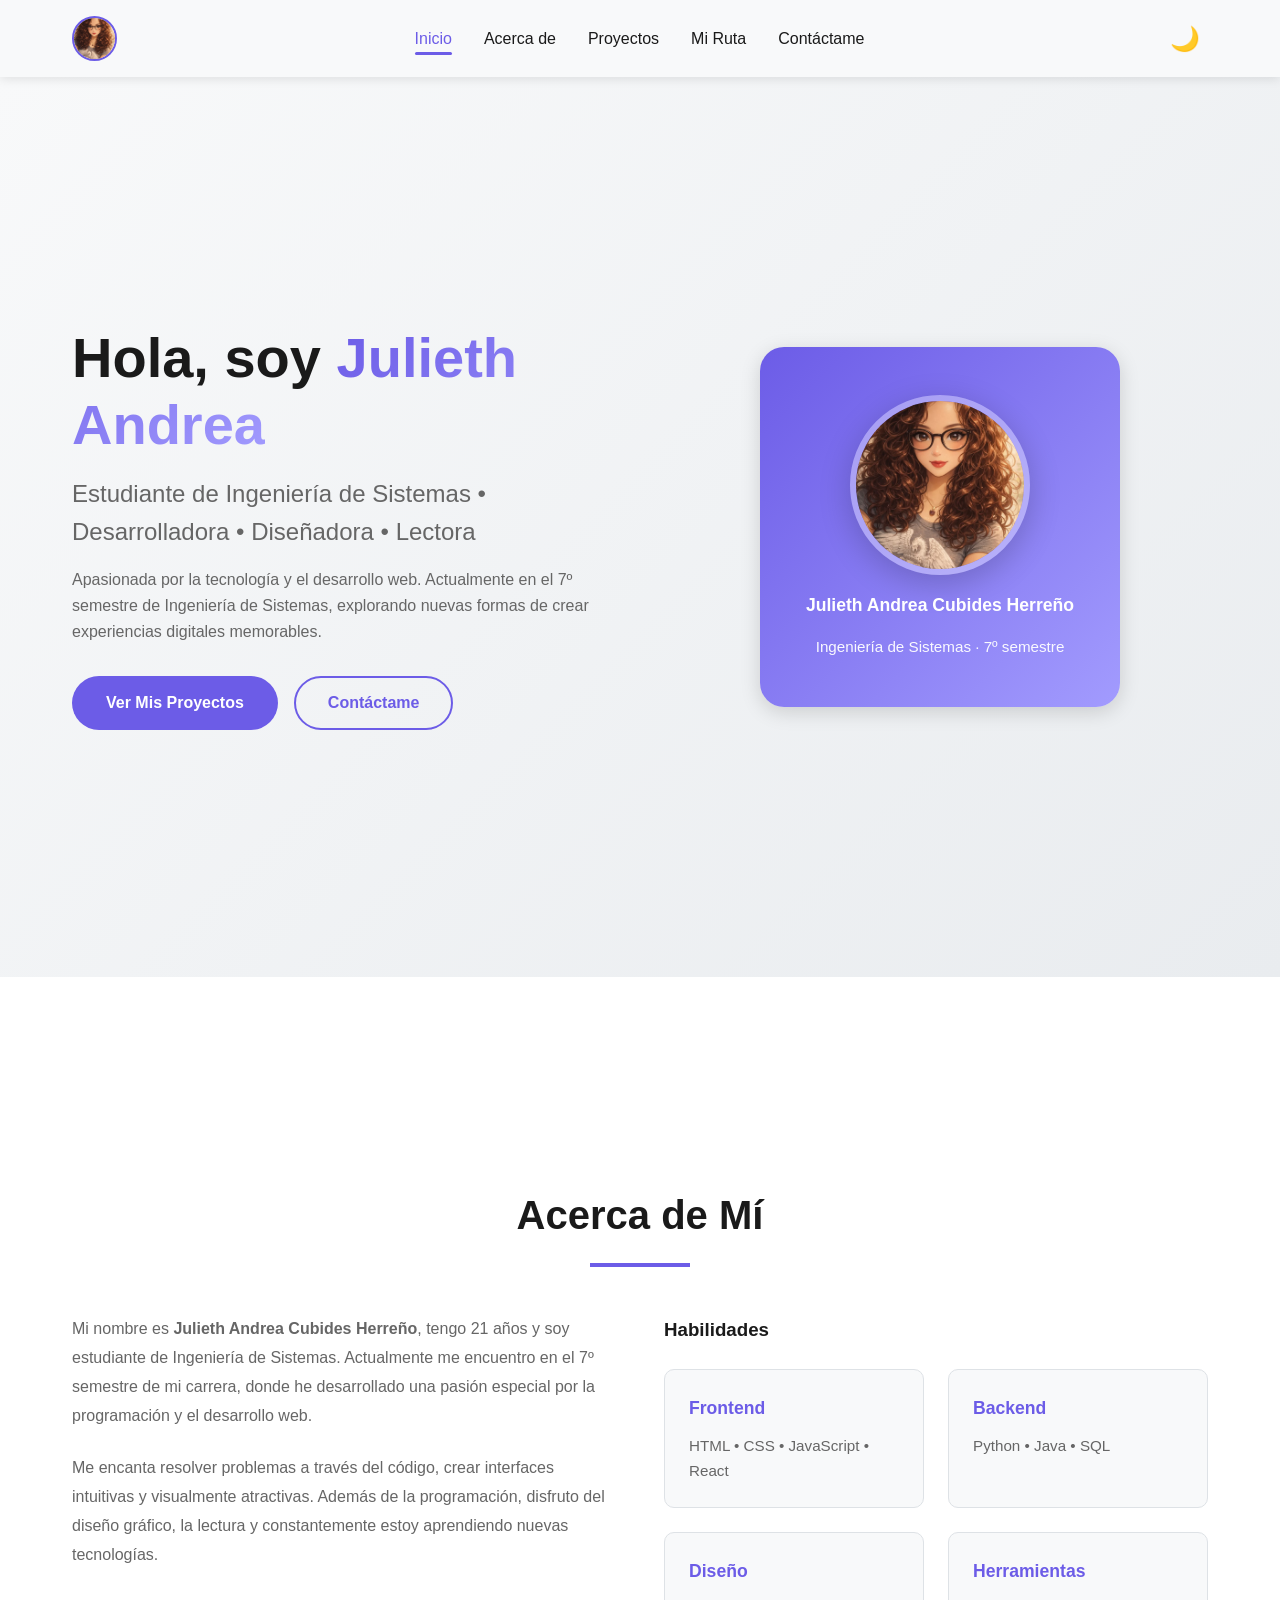
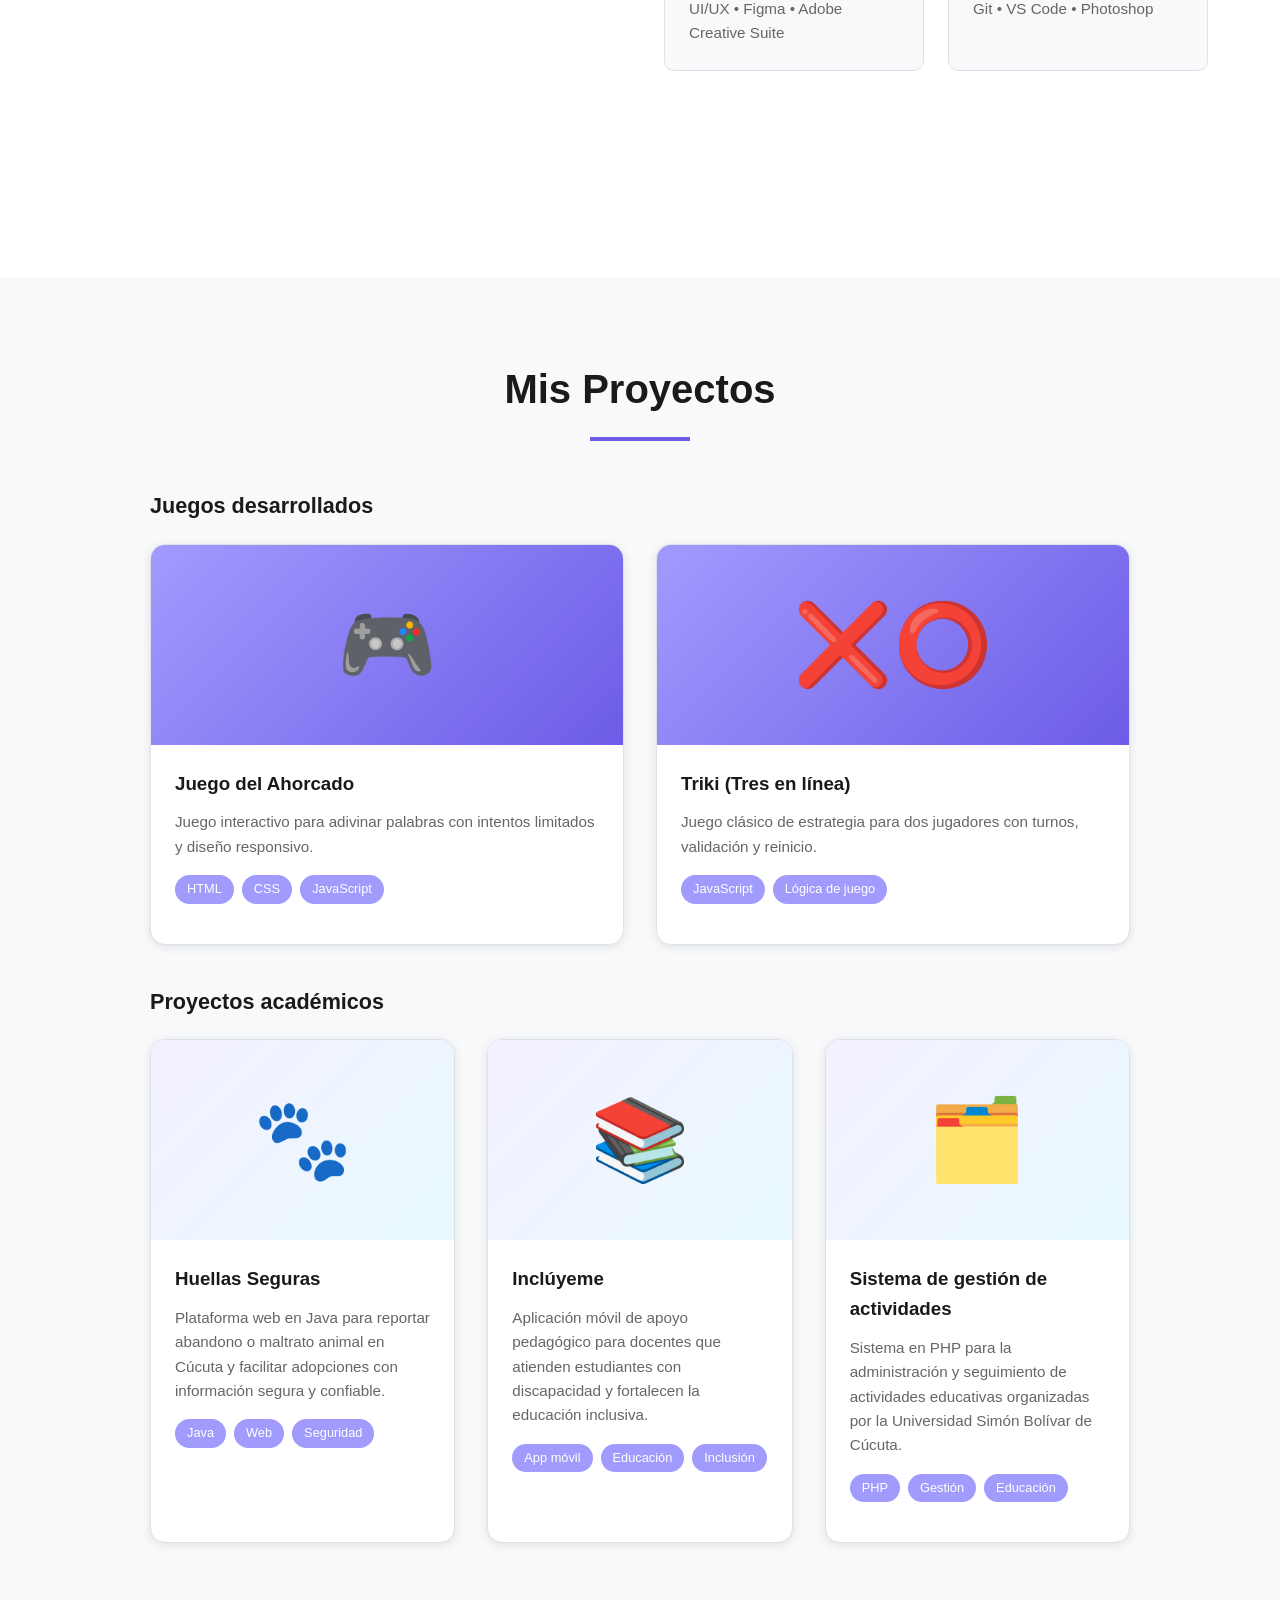
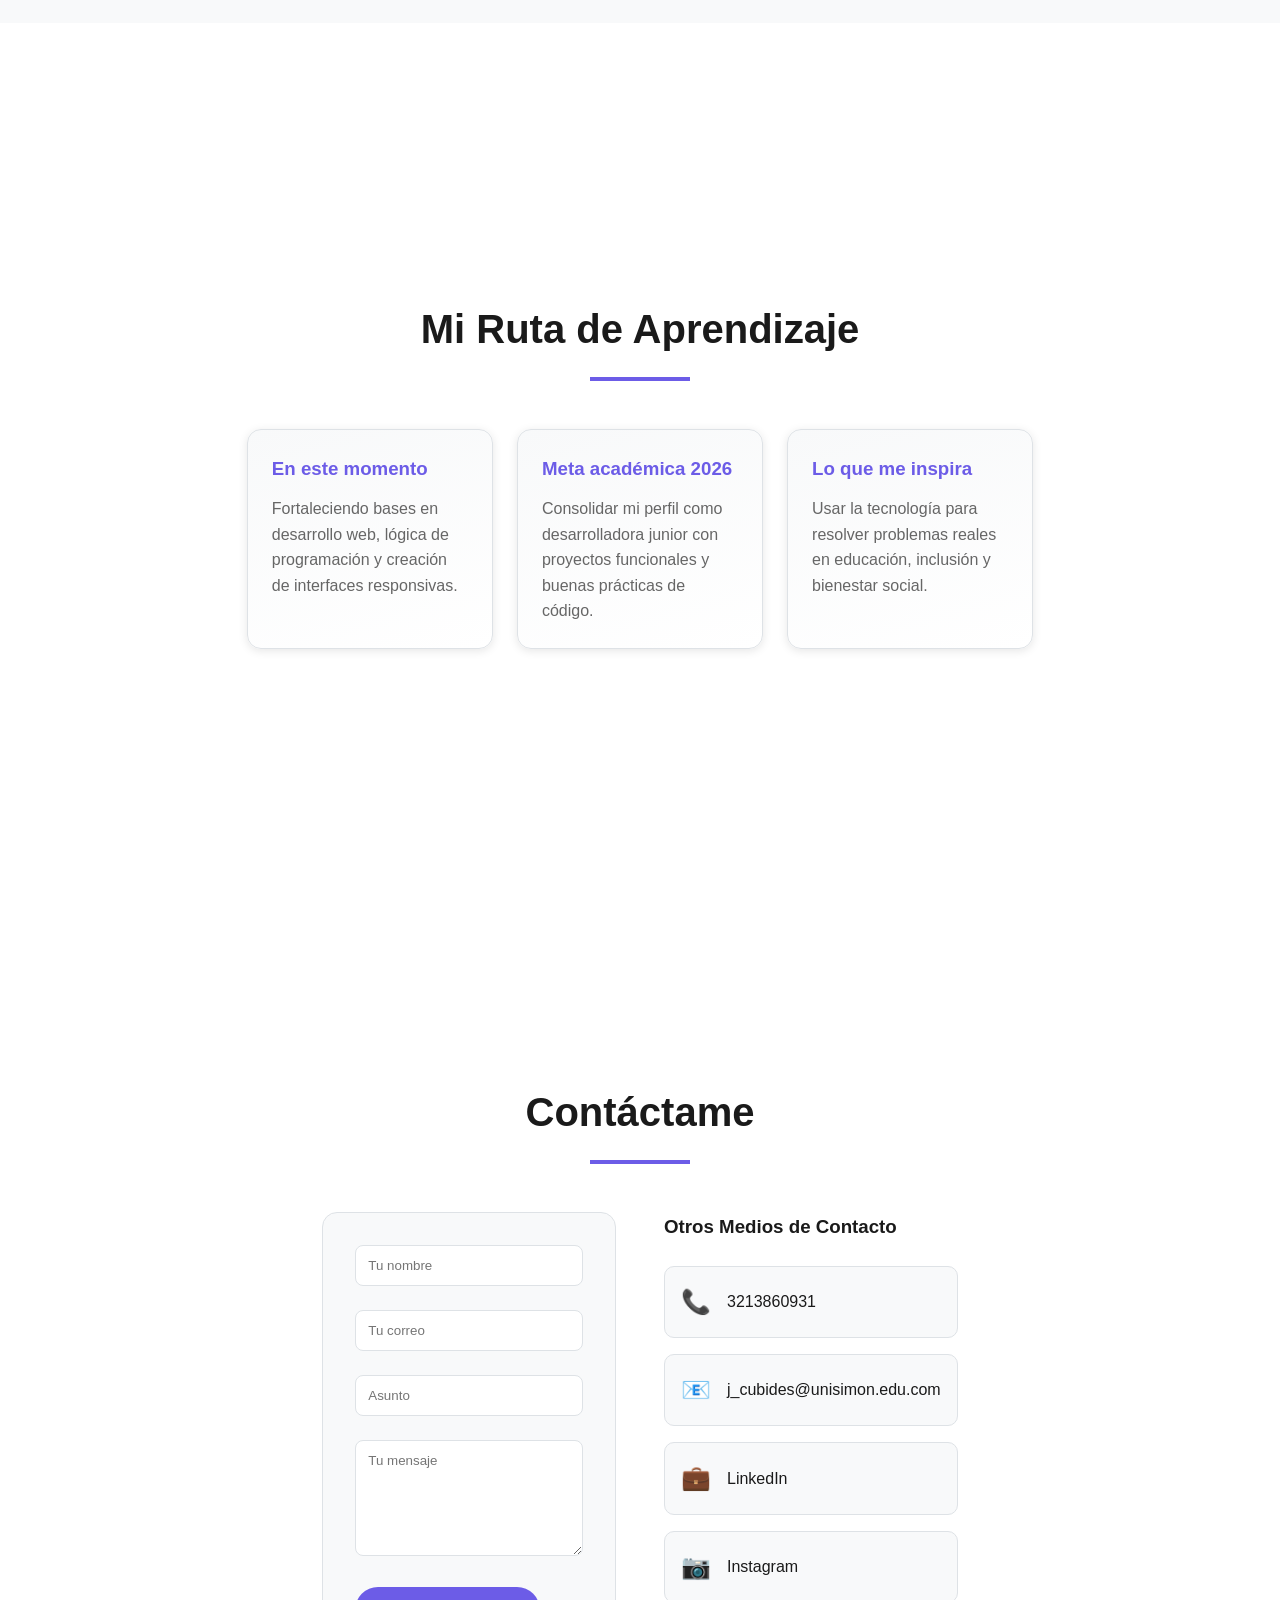
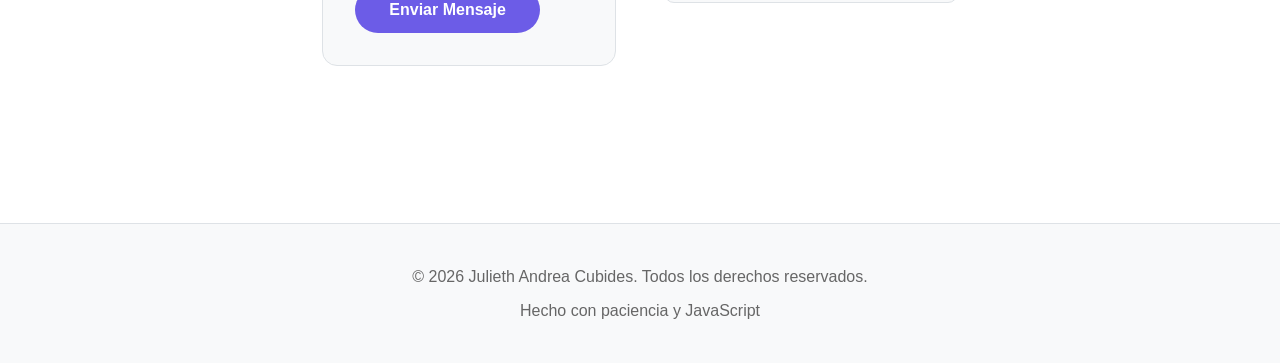
<file: index.html>
<!DOCTYPE html>
<html lang="es">
<head>
    <meta charset="UTF-8">
    <meta name="viewport" content="width=device-width, initial-scale=1.0">
    <title>Julieth Andrea Cubides - Ingeniería de Sistemas</title>
    <link rel="stylesheet" href="css/styles.css">
</head>
<body>
    <!-- Navbar -->
    <nav class="navbar">
        <div class="nav-container">
            <img src="assets/profile.jpeg" alt="Julieth" class="nav-brand-logo">
            <ul class="nav-menu">
                <li><a href="#home" class="nav-link active" data-section="home">Inicio</a></li>
                <li><a href="#about" class="nav-link" data-section="about">Acerca de</a></li>
                <li><a href="#projects" class="nav-link" data-section="projects">Proyectos</a></li>
                <li><a href="#journey" class="nav-link" data-section="journey">Mi Ruta</a></li>
                <li><a href="#contact" class="nav-link" data-section="contact">Contáctame</a></li>
            </ul>
            <button class="theme-toggle" id="themeToggle" title="Cambiar tema">
                <span class="theme-icon">🌙</span>
            </button>
            <button class="hamburger" id="hamburger">
                <span></span>
                <span></span>
                <span></span>
            </button>
        </div>
    </nav>

    <!-- Home Section -->
    <section id="home" class="section hero">
        <div class="container">
            <div class="hero-content">
                <div class="hero-text">
                    <h1 class="hero-title">Hola, soy <span class="highlight">Julieth Andrea</span></h1>
                    <p class="hero-subtitle">Estudiante de Ingeniería de Sistemas • Desarrolladora • Diseñadora • Lectora</p>
                    <p class="hero-description">
                        Apasionada por la tecnología y el desarrollo web. Actualmente en el 7º semestre de Ingeniería de Sistemas, 
                        explorando nuevas formas de crear experiencias digitales memorables.
                    </p>
                    <div class="hero-buttons">
                        <a href="#projects" class="btn btn-primary">Ver Mis Proyectos</a>
                        <a href="#contact" class="btn btn-secondary">Contáctame</a>
                    </div>
                </div>
                <div class="hero-image">
                    <div class="profile-card">
                        <img src="assets/profile.jpeg" alt="Julieth Andrea Cubides" class="profile-photo">
                        <p class="profile-name">Julieth Andrea Cubides Herreño</p>
                        <p class="profile-role">Ingeniería de Sistemas · 7º semestre</p>
                    </div>
                </div>
            </div>
        </div>
    </section>

    <!-- About Section -->
    <section id="about" class="section about">
        <div class="container">
            <h2 class="section-title">Acerca de Mí</h2>
            <div class="about-content">
                <div class="about-text">
                    <p>
                        Mi nombre es <strong>Julieth Andrea Cubides Herreño</strong>, tengo 21 años y soy estudiante 
                        de Ingeniería de Sistemas. Actualmente me encuentro en el 7º semestre de mi carrera, 
                        donde he desarrollado una pasión especial por la programación y el desarrollo web.
                    </p>
                    <p>
                        Me encanta resolver problemas a través del código, crear interfaces intuitivas y visualmente 
                        atractivas. Además de la programación, disfruto del diseño gráfico, la lectura y constantemente 
                        estoy aprendiendo nuevas tecnologías.
                    </p>
                </div>
                <div class="skills">
                    <h3>Habilidades</h3>
                    <div class="skills-grid">
                        <div class="skill-card">
                            <h4>Frontend</h4>
                            <p>HTML • CSS • JavaScript • React</p>
                        </div>
                        <div class="skill-card">
                            <h4>Backend</h4>
                            <p>Python • Java • SQL</p>
                        </div>
                        <div class="skill-card">
                            <h4>Diseño</h4>
                            <p>UI/UX • Figma • Adobe Creative Suite</p>
                        </div>
                        <div class="skill-card">
                            <h4>Herramientas</h4>
                            <p>Git • VS Code • Photoshop</p>
                        </div>
                    </div>
                </div>
            </div>
        </div>
    </section>

    <!-- Projects Section -->
    <section id="projects" class="section projects">
        <div class="container">
            <h2 class="section-title">Mis Proyectos</h2>
            <div class="project-category-title">Juegos desarrollados</div>
            <div class="projects-grid">
                <div class="project-card project-card-game">
                    <div class="project-image project-emoji-container">
                        <span class="project-emoji">🎮</span>
                    </div>
                    <div class="project-content">
                        <h3>Juego del Ahorcado</h3>
                        <p>Juego interactivo para adivinar palabras con intentos limitados y diseño responsivo.</p>
                        <div class="project-tags">
                            <span class="tag">HTML</span>
                            <span class="tag">CSS</span>
                            <span class="tag">JavaScript</span>
                        </div>
                    </div>
                </div>

                <div class="project-card project-card-game">
                    <div class="project-image project-emoji-container">
                        <span class="project-emoji">❌⭕</span>
                    </div>
                    <div class="project-content">
                        <h3>Triki (Tres en línea)</h3>
                        <p>Juego clásico de estrategia para dos jugadores con turnos, validación y reinicio.</p>
                        <div class="project-tags">
                            <span class="tag">JavaScript</span>
                            <span class="tag">Lógica de juego</span>
                        </div>
                    </div>
                </div>
            </div>

            <div class="project-category-title">Proyectos académicos</div>
            <div class="projects-grid projects-grid-secondary">
                <div class="project-card project-card-wide">
                    <div class="project-image project-emoji-container project-emoji-academic">
                        <span class="project-emoji">🐾</span>
                    </div>
                    <div class="project-content">
                        <h3>Huellas Seguras</h3>
                        <p>Plataforma web en Java para reportar abandono o maltrato animal en Cúcuta y facilitar adopciones con información segura y confiable.</p>
                        <div class="project-tags">
                            <span class="tag">Java</span>
                            <span class="tag">Web</span>
                            <span class="tag">Seguridad</span>
                        </div>
                    </div>
                </div>

                <div class="project-card project-card-wide">
                    <div class="project-image project-emoji-container project-emoji-academic">
                        <span class="project-emoji">📚</span>
                    </div>
                    <div class="project-content">
                        <h3>Inclúyeme</h3>
                        <p>Aplicación móvil de apoyo pedagógico para docentes que atienden estudiantes con discapacidad y fortalecen la educación inclusiva.</p>
                        <div class="project-tags">
                            <span class="tag">App móvil</span>
                            <span class="tag">Educación</span>
                            <span class="tag">Inclusión</span>
                        </div>
                    </div>
                </div>

                <div class="project-card project-card-wide">
                    <div class="project-image project-emoji-container project-emoji-academic">
                        <span class="project-emoji">🗂️</span>
                    </div>
                    <div class="project-content">
                        <h3>Sistema de gestión de actividades</h3>
                        <p>Sistema en PHP para la administración y seguimiento de actividades educativas organizadas por la Universidad Simón Bolívar de Cúcuta.</p>
                        <div class="project-tags">
                            <span class="tag">PHP</span>
                            <span class="tag">Gestión</span>
                            <span class="tag">Educación</span>
                        </div>
                    </div>
                </div>
            </div>
        </div>
    </section>

    <!-- Journey Section -->
    <section id="journey" class="section journey">
        <div class="container">
            <h2 class="section-title">Mi Ruta de Aprendizaje</h2>
            <div class="journey-grid">
                <article class="journey-card">
                    <h3>En este momento</h3>
                    <p>Fortaleciendo bases en desarrollo web, lógica de programación y creación de interfaces responsivas.</p>
                </article>
                <article class="journey-card">
                    <h3>Meta académica 2026</h3>
                    <p>Consolidar mi perfil como desarrolladora junior con proyectos funcionales y buenas prácticas de código.</p>
                </article>
                <article class="journey-card">
                    <h3>Lo que me inspira</h3>
                    <p>Usar la tecnología para resolver problemas reales en educación, inclusión y bienestar social.</p>
                </article>
            </div>
        </div>
    </section>

    <!-- Contact Section -->
    <section id="contact" class="section contact">
        <div class="container">
            <h2 class="section-title">Contáctame</h2>
            <div class="contact-content">
                <div class="contact-form">
                    <form id="contactForm">
                        <div class="form-group">
                            <input type="text" id="name" placeholder="Tu nombre" required>
                        </div>
                        <div class="form-group">
                            <input type="email" id="email" placeholder="Tu correo" required>
                        </div>
                        <div class="form-group">
                            <input type="text" id="subject" placeholder="Asunto" required>
                        </div>
                        <div class="form-group">
                            <textarea id="message" rows="6" placeholder="Tu mensaje" required></textarea>
                        </div>
                        <button type="submit" class="btn btn-primary">Enviar Mensaje</button>
                    </form>
                </div>
                <div class="contact-info">
                    <h3>Otros Medios de Contacto</h3>
                    <div class="contact-links">
                        <a href="tel:+573213860931" class="contact-link">
                            <span class="icon">📞</span>
                            <span>3213860931</span>
                        </a>
                        <a href="mailto:j_cubides@unisimon.edu.com" class="contact-link">
                            <span class="icon">📧</span>
                            <span>j_cubides@unisimon.edu.com</span>
                        </a>
                        <a href="https://www.linkedin.com" target="_blank" rel="noopener noreferrer" class="contact-link">
                            <span class="icon">💼</span>
                            <span>LinkedIn</span>
                        </a>
                        <a href="https://www.instagram.com" target="_blank" rel="noopener noreferrer" class="contact-link">
                            <span class="icon">📷</span>
                            <span>Instagram</span>
                        </a>
                    </div>
                </div>
            </div>
        </div>
    </section>

    <!-- Footer -->
    <footer class="footer">
        <div class="container">
            <p>&copy; 2026 Julieth Andrea Cubides. Todos los derechos reservados.</p>
            <p>Hecho con paciencia y JavaScript</p>
        </div>
    </footer>

    <script src="js/theme.js"></script>
    <script src="js/script.js"></script>
</body>
</html>
</file>
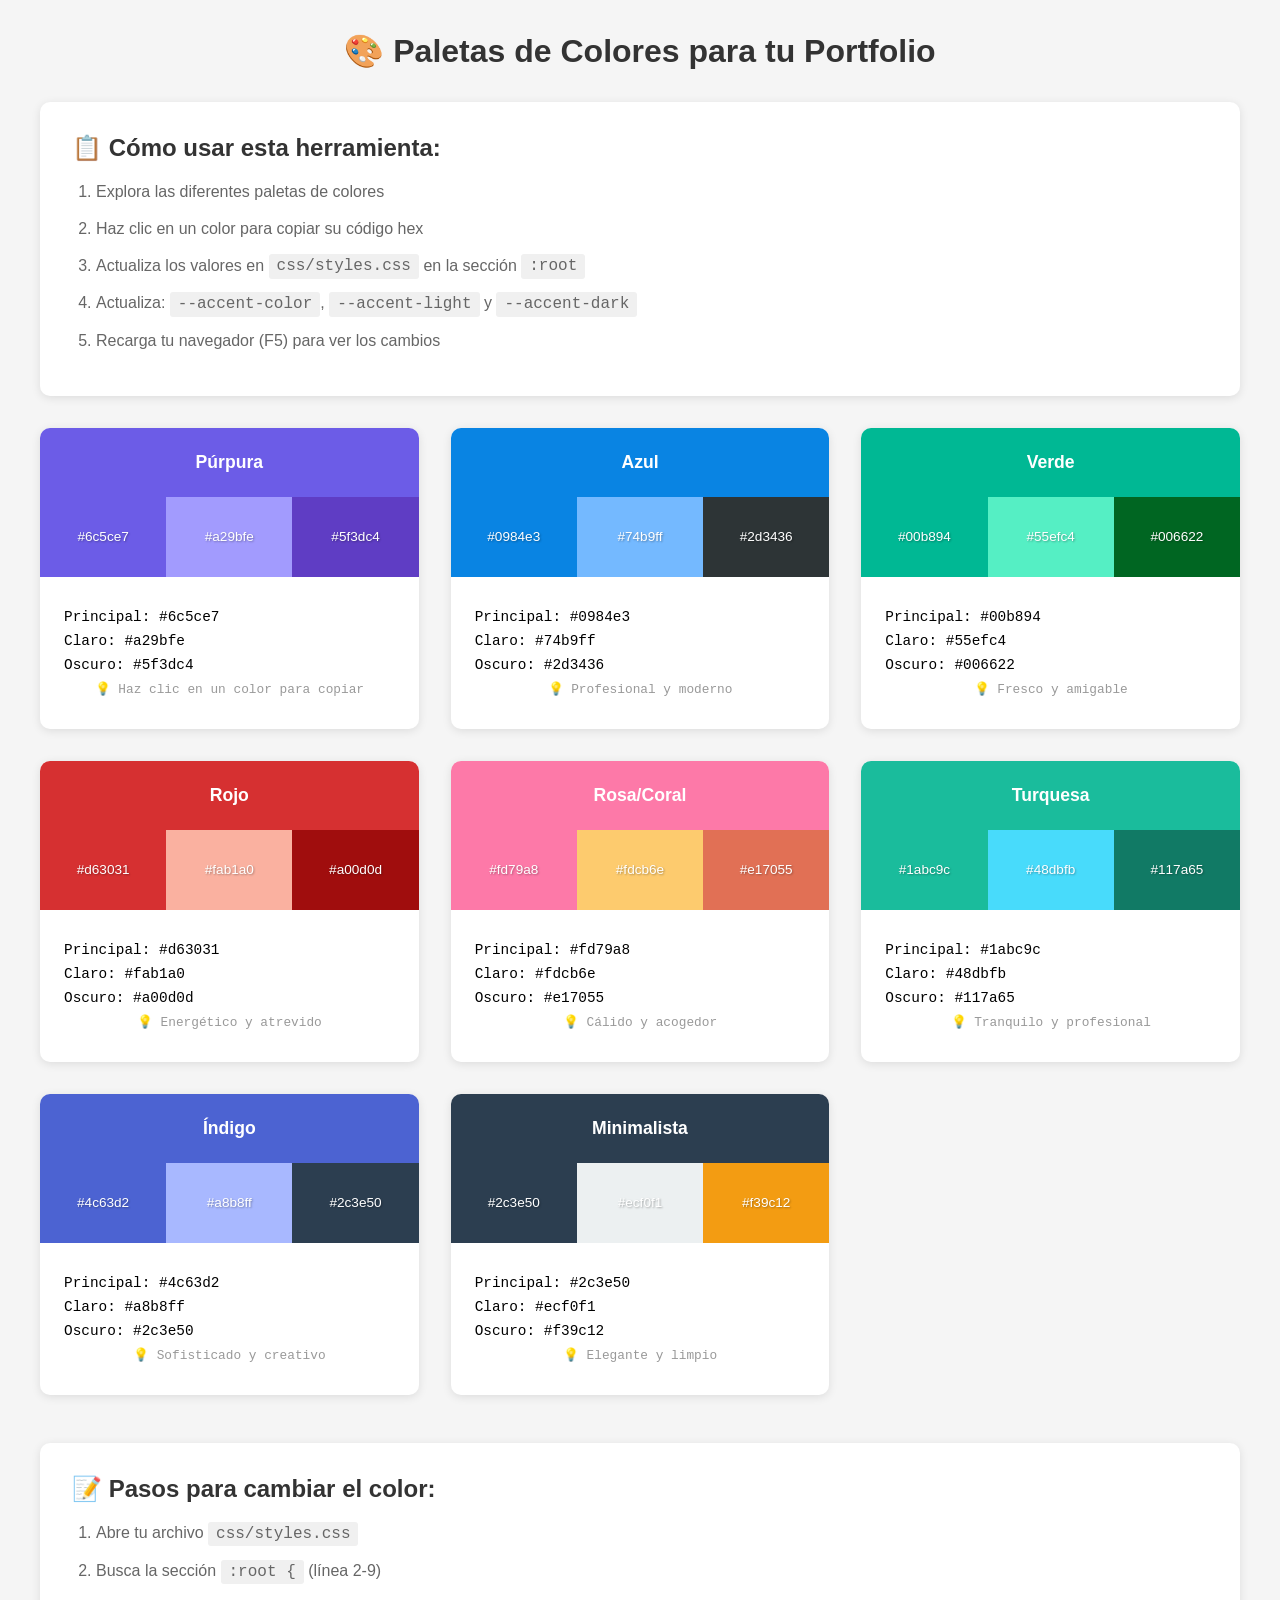
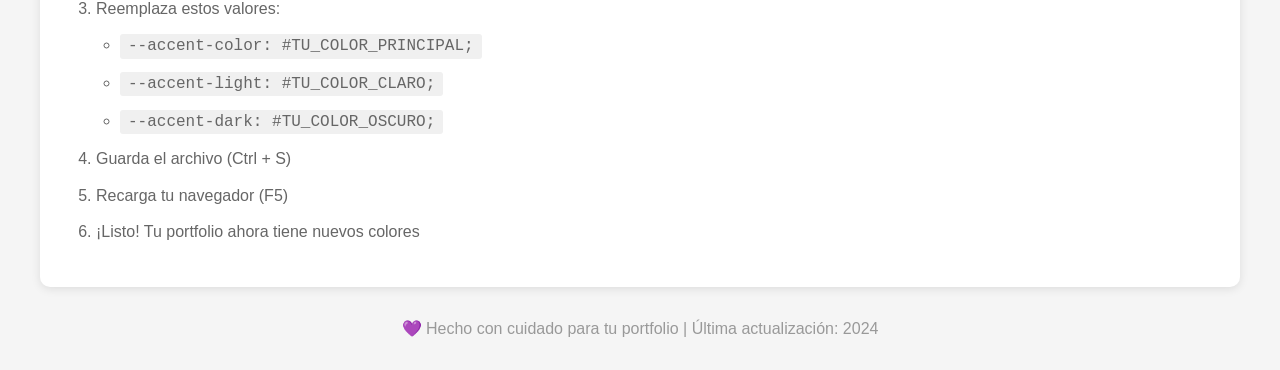
<file: PALETAS_COLORES.html>
<!DOCTYPE html>
<html lang="es">
<head>
    <meta charset="UTF-8">
    <meta name="viewport" content="width=device-width, initial-scale=1.0">
    <title>Paleta de Colores - Portfolio</title>
    <style>
        * {
            margin: 0;
            padding: 0;
            box-sizing: border-box;
        }

        body {
            font-family: 'Segoe UI', Tahoma, Geneva, Verdana, sans-serif;
            background-color: #f5f5f5;
            padding: 2rem;
        }

        .container {
            max-width: 1200px;
            margin: 0 auto;
        }

        h1 {
            text-align: center;
            margin-bottom: 2rem;
            color: #333;
        }

        .palettes-grid {
            display: grid;
            grid-template-columns: repeat(auto-fit, minmax(350px, 1fr));
            gap: 2rem;
            margin-bottom: 3rem;
        }

        .palette {
            background: white;
            border-radius: 10px;
            overflow: hidden;
            box-shadow: 0 2px 10px rgba(0, 0, 0, 0.1);
        }

        .palette-header {
            padding: 1.5rem;
            color: white;
            text-align: center;
            font-weight: bold;
            font-size: 1.1rem;
        }

        .color-row {
            display: flex;
            height: 80px;
        }

        .color-box {
            flex: 1;
            display: flex;
            align-items: center;
            justify-content: center;
            font-size: 0.85rem;
            color: white;
            text-shadow: 1px 1px 2px rgba(0, 0, 0, 0.3);
            cursor: pointer;
            transition: transform 0.2s ease;
        }

        .color-box:hover {
            transform: scale(1.05);
            z-index: 10;
        }

        .color-info {
            padding: 1.5rem;
            font-size: 0.9rem;
        }

        .color-info p {
            margin: 0.5rem 0;
            font-family: 'Courier New', monospace;
        }

        .copy-hint {
            text-align: center;
            color: #999;
            font-size: 0.8rem;
            margin-top: 1rem;
        }

        .instructions {
            background: white;
            padding: 2rem;
            border-radius: 10px;
            margin-bottom: 2rem;
            box-shadow: 0 2px 10px rgba(0, 0, 0, 0.1);
        }

        .instructions h2 {
            color: #333;
            margin-bottom: 1rem;
        }

        .instructions ol {
            margin-left: 1.5rem;
            color: #666;
            line-height: 1.8;
        }

        .instructions li {
            margin: 0.5rem 0;
        }

        code {
            background: #f0f0f0;
            padding: 0.2rem 0.5rem;
            border-radius: 3px;
            font-family: 'Courier New', monospace;
        }

        .footer {
            text-align: center;
            color: #999;
            margin-top: 2rem;
        }
    </style>
</head>
<body>
    <div class="container">
        <h1>🎨 Paletas de Colores para tu Portfolio</h1>
        
        <div class="instructions">
            <h2>📋 Cómo usar esta herramienta:</h2>
            <ol>
                <li>Explora las diferentes paletas de colores</li>
                <li>Haz clic en un color para copiar su código hex</li>
                <li>Actualiza los valores en <code>css/styles.css</code> en la sección <code>:root</code></li>
                <li>Actualiza: <code>--accent-color</code>, <code>--accent-light</code> y <code>--accent-dark</code></li>
                <li>Recarga tu navegador (F5) para ver los cambios</li>
            </ol>
        </div>

        <div class="palettes-grid">
            <!-- Paleta 1: Púrpura (Actual) -->
            <div class="palette">
                <div class="palette-header" style="background: #6c5ce7;">Púrpura</div>
                <div class="color-row">
                    <div class="color-box" style="background: #6c5ce7;" title="Click para copiar">#6c5ce7</div>
                    <div class="color-box" style="background: #a29bfe;" title="Click para copiar">#a29bfe</div>
                    <div class="color-box" style="background: #5f3dc4;" title="Click para copiar">#5f3dc4</div>
                </div>
                <div class="color-info">
                    <p>Principal: #6c5ce7</p>
                    <p>Claro: #a29bfe</p>
                    <p>Oscuro: #5f3dc4</p>
                    <p class="copy-hint">💡 Haz clic en un color para copiar</p>
                </div>
            </div>

            <!-- Paleta 2: Azul -->
            <div class="palette">
                <div class="palette-header" style="background: #0984e3;">Azul</div>
                <div class="color-row">
                    <div class="color-box" style="background: #0984e3;" title="Click para copiar">#0984e3</div>
                    <div class="color-box" style="background: #74b9ff;" title="Click para copiar">#74b9ff</div>
                    <div class="color-box" style="background: #2d3436;" title="Click para copiar">#2d3436</div>
                </div>
                <div class="color-info">
                    <p>Principal: #0984e3</p>
                    <p>Claro: #74b9ff</p>
                    <p>Oscuro: #2d3436</p>
                    <p class="copy-hint">💡 Profesional y moderno</p>
                </div>
            </div>

            <!-- Paleta 3: Verde -->
            <div class="palette">
                <div class="palette-header" style="background: #00b894;">Verde</div>
                <div class="color-row">
                    <div class="color-box" style="background: #00b894;" title="Click para copiar">#00b894</div>
                    <div class="color-box" style="background: #55efc4;" title="Click para copiar">#55efc4</div>
                    <div class="color-box" style="background: #006622;" title="Click para copiar">#006622</div>
                </div>
                <div class="color-info">
                    <p>Principal: #00b894</p>
                    <p>Claro: #55efc4</p>
                    <p>Oscuro: #006622</p>
                    <p class="copy-hint">💡 Fresco y amigable</p>
                </div>
            </div>

            <!-- Paleta 4: Rojo -->
            <div class="palette">
                <div class="palette-header" style="background: #d63031;">Rojo</div>
                <div class="color-row">
                    <div class="color-box" style="background: #d63031;" title="Click para copiar">#d63031</div>
                    <div class="color-box" style="background: #fab1a0;" title="Click para copiar">#fab1a0</div>
                    <div class="color-box" style="background: #a00d0d;" title="Click para copiar">#a00d0d</div>
                </div>
                <div class="color-info">
                    <p>Principal: #d63031</p>
                    <p>Claro: #fab1a0</p>
                    <p>Oscuro: #a00d0d</p>
                    <p class="copy-hint">💡 Energético y atrevido</p>
                </div>
            </div>

            <!-- Paleta 5: Naranja -->
            <div class="palette">
                <div class="palette-header" style="background: #fd79a8;">Rosa/Coral</div>
                <div class="color-row">
                    <div class="color-box" style="background: #fd79a8;" title="Click para copiar">#fd79a8</div>
                    <div class="color-box" style="background: #fdcb6e;" title="Click para copiar">#fdcb6e</div>
                    <div class="color-box" style="background: #e17055;" title="Click para copiar">#e17055</div>
                </div>
                <div class="color-info">
                    <p>Principal: #fd79a8</p>
                    <p>Claro: #fdcb6e</p>
                    <p>Oscuro: #e17055</p>
                    <p class="copy-hint">💡 Cálido y acogedor</p>
                </div>
            </div>

            <!-- Paleta 6: Turquesa -->
            <div class="palette">
                <div class="palette-header" style="background: #1abc9c;">Turquesa</div>
                <div class="color-row">
                    <div class="color-box" style="background: #1abc9c;" title="Click para copiar">#1abc9c</div>
                    <div class="color-box" style="background: #48dbfb;" title="Click para copiar">#48dbfb</div>
                    <div class="color-box" style="background: #117a65;" title="Click para copiar">#117a65</div>
                </div>
                <div class="color-info">
                    <p>Principal: #1abc9c</p>
                    <p>Claro: #48dbfb</p>
                    <p>Oscuro: #117a65</p>
                    <p class="copy-hint">💡 Tranquilo y profesional</p>
                </div>
            </div>

            <!-- Paleta 7: Índigo -->
            <div class="palette">
                <div class="palette-header" style="background: #4c63d2;">Índigo</div>
                <div class="color-row">
                    <div class="color-box" style="background: #4c63d2;" title="Click para copiar">#4c63d2</div>
                    <div class="color-box" style="background: #a8b8ff;" title="Click para copiar">#a8b8ff</div>
                    <div class="color-box" style="background: #2c3e50;" title="Click para copiar">#2c3e50</div>
                </div>
                <div class="color-info">
                    <p>Principal: #4c63d2</p>
                    <p>Claro: #a8b8ff</p>
                    <p>Oscuro: #2c3e50</p>
                    <p class="copy-hint">💡 Sofisticado y creativo</p>
                </div>
            </div>

            <!-- Paleta 8: Negro y Dorado -->
            <div class="palette">
                <div class="palette-header" style="background: #2c3e50;">Minimalista</div>
                <div class="color-row">
                    <div class="color-box" style="background: #2c3e50;" title="Click para copiar">#2c3e50</div>
                    <div class="color-box" style="background: #ecf0f1;" title="Click para copiar">#ecf0f1</div>
                    <div class="color-box" style="background: #f39c12;" title="Click para copiar">#f39c12</div>
                </div>
                <div class="color-info">
                    <p>Principal: #2c3e50</p>
                    <p>Claro: #ecf0f1</p>
                    <p>Oscuro: #f39c12</p>
                    <p class="copy-hint">💡 Elegante y limpio</p>
                </div>
            </div>
        </div>

        <div class="instructions">
            <h2>📝 Pasos para cambiar el color:</h2>
            <ol>
                <li>Abre tu archivo <code>css/styles.css</code></li>
                <li>Busca la sección <code>:root {</code> (línea 2-9)</li>
                <li>Reemplaza estos valores:
                    <ul style="margin: 0.5rem 0 0 1.5rem;">
                        <li><code>--accent-color: #TU_COLOR_PRINCIPAL;</code></li>
                        <li><code>--accent-light: #TU_COLOR_CLARO;</code></li>
                        <li><code>--accent-dark: #TU_COLOR_OSCURO;</code></li>
                    </ul>
                </li>
                <li>Guarda el archivo (Ctrl + S)</li>
                <li>Recarga tu navegador (F5)</li>
                <li>¡Listo! Tu portfolio ahora tiene nuevos colores</li>
            </ol>
        </div>

        <div class="footer">
            <p>💜 Hecho con cuidado para tu portfolio | Última actualización: 2024</p>
        </div>
    </div>

    <script>
        // Copiar color al hacer clic
        document.querySelectorAll('.color-box').forEach(box => {
            box.addEventListener('click', function() {
                const color = this.textContent.trim();
                navigator.clipboard.writeText(color).then(() => {
                    alert(`✅ Copiado: ${color}\n\nPega este valor en tu CSS`);
                });
            });
        });
    </script>
</body>
</html>
</file>
<file: css/styles.css>
/* ========== Variables CSS ========== */
:root {
    /* Colores Light Mode */
    --bg-primary: #ffffff;
    --bg-secondary: #f8f9fa;
    --bg-tertiary: #e9ecef;
    --text-primary: #1a1a1a;
    --text-secondary: #666666;
    --text-tertiary: #999999;
    --accent-color: #6c5ce7;
    --accent-light: #a29bfe;
    --accent-dark: #5f3dc4;
    --border-color: #dee2e6;
    --shadow: 0 2px 10px rgba(0, 0, 0, 0.1);
    --shadow-lg: 0 5px 20px rgba(0, 0, 0, 0.15);
    --transition: all 0.3s ease;
}

/* Dark Mode */
body.dark-theme {
    --bg-primary: #1a1a2e;
    --bg-secondary: #16213e;
    --bg-tertiary: #0f3460;
    --text-primary: #ffffff;
    --text-secondary: #b0b0b0;
    --text-tertiary: #808080;
    --border-color: #2d3561;
    --shadow: 0 2px 10px rgba(0, 0, 0, 0.3);
    --shadow-lg: 0 5px 20px rgba(0, 0, 0, 0.4);
}

/* ========== Reset y Base ========== */
* {
    margin: 0;
    padding: 0;
    box-sizing: border-box;
}

html {
    scroll-behavior: smooth;
}

body {
    font-family: 'Segoe UI', Tahoma, Geneva, Verdana, sans-serif;
    background-color: var(--bg-primary);
    color: var(--text-primary);
    transition: var(--transition);
    line-height: 1.6;
}

/* ========== Navbar ========== */
.navbar {
    background-color: var(--bg-secondary);
    box-shadow: var(--shadow);
    position: sticky;
    top: 0;
    z-index: 100;
    transition: var(--transition);
}

.nav-container {
    max-width: 1200px;
    margin: 0 auto;
    padding: 1rem 2rem;
    display: flex;
    justify-content: space-between;
    align-items: center;
}

.nav-brand {
    font-size: 1.5rem;
    font-weight: bold;
    color: var(--accent-color);
    cursor: pointer;
}

.nav-brand-logo {
    width: 45px;
    height: 45px;
    border-radius: 50%;
    object-fit: cover;
    border: 2px solid var(--accent-color);
    cursor: pointer;
    transition: var(--transition);
}

.nav-brand-logo:hover {
    transform: scale(1.1);
    box-shadow: 0 0 10px rgba(108, 92, 231, 0.3);
}

.nav-menu {
    display: flex;
    list-style: none;
    gap: 2rem;
}

.nav-link {
    text-decoration: none;
    color: var(--text-primary);
    transition: color 0.3s ease;
    position: relative;
}

.nav-link:hover,
.nav-link.active {
    color: var(--accent-color);
}

.nav-link.active::after {
    content: '';
    position: absolute;
    bottom: -8px;
    left: 0;
    right: 0;
    height: 3px;
    background-color: var(--accent-color);
    border-radius: 2px;
}

/* Theme Toggle */
.theme-toggle {
    background: none;
    border: none;
    font-size: 1.5rem;
    cursor: pointer;
    padding: 0.5rem;
    border-radius: 50%;
    transition: var(--transition);
}

.theme-toggle:hover {
    background-color: var(--bg-tertiary);
}

/* Hamburger Menu */
.hamburger {
    display: none;
    flex-direction: column;
    background: none;
    border: none;
    cursor: pointer;
}

.hamburger span {
    width: 25px;
    height: 3px;
    background-color: var(--text-primary);
    margin: 5px 0;
    transition: var(--transition);
    border-radius: 2px;
}

.hamburger.active span:nth-child(1) {
    transform: rotate(45deg) translate(10px, 10px);
}

.hamburger.active span:nth-child(2) {
    opacity: 0;
}

.hamburger.active span:nth-child(3) {
    transform: rotate(-45deg) translate(8px, -8px);
}

/* ========== Contenedor Principal ========== */
.container {
    max-width: 1200px;
    margin: 0 auto;
    padding: 0 2rem;
}

/* ========== Secciones ========== */
.section {
    padding: 5rem 0;
    min-height: 100vh;
    display: flex;
    align-items: center;
    transition: var(--transition);
}

/* Hero Section */
.hero {
    background: linear-gradient(135deg, var(--bg-secondary) 0%, var(--bg-tertiary) 100%);
}

.hero-content {
    display: grid;
    grid-template-columns: 1fr 1fr;
    gap: 4rem;
    align-items: center;
}

.hero-title {
    font-size: 3.5rem;
    font-weight: 700;
    margin-bottom: 1rem;
    line-height: 1.2;
}

.hero-title .highlight {
    color: var(--accent-color);
    background: linear-gradient(135deg, var(--accent-color), var(--accent-light));
    -webkit-background-clip: text;
    -webkit-text-fill-color: transparent;
    background-clip: text;
}

.hero-subtitle {
    font-size: 1.5rem;
    color: var(--text-secondary);
    margin-bottom: 1rem;
    font-weight: 500;
}

.hero-description {
    color: var(--text-secondary);
    margin-bottom: 2rem;
    font-size: 1rem;
}

.hero-buttons {
    display: flex;
    gap: 1rem;
    flex-wrap: wrap;
}

.btn {
    padding: 0.75rem 2rem;
    border-radius: 50px;
    text-decoration: none;
    font-weight: 600;
    transition: var(--transition);
    border: 2px solid transparent;
    cursor: pointer;
    font-size: 1rem;
    display: inline-block;
}

.btn-primary {
    background-color: var(--accent-color);
    color: white;
}

.btn-primary:hover {
    background-color: var(--accent-dark);
    transform: translateY(-2px);
    box-shadow: var(--shadow-lg);
}

.btn-secondary {
    background-color: transparent;
    color: var(--accent-color);
    border-color: var(--accent-color);
}

.btn-secondary:hover {
    background-color: var(--accent-color);
    color: white;
    transform: translateY(-2px);
}

.profile-placeholder,
.project-placeholder {
    width: 100%;
    height: 300px;
    background: linear-gradient(135deg, var(--accent-color), var(--accent-light));
    border-radius: 15px;
    display: flex;
    align-items: center;
    justify-content: center;
    font-size: 5rem;
}

.profile-card {
    width: 100%;
    max-width: 360px;
    min-height: 360px;
    margin: 0 auto;
    padding: 2rem;
    border-radius: 24px;
    background: linear-gradient(135deg, var(--accent-color), var(--accent-light));
    box-shadow: var(--shadow-lg);
    display: flex;
    flex-direction: column;
    align-items: center;
    justify-content: center;
    gap: 1rem;
    text-align: center;
    color: white;
}

.profile-photo {
    width: 180px;
    height: 180px;
    border-radius: 50%;
    border: 6px solid rgba(255, 255, 255, 0.35);
    object-fit: cover;
    box-shadow: 0 8px 32px rgba(0, 0, 0, 0.2);
}

.profile-name {
    font-size: 1.1rem;
    font-weight: 700;
}

.profile-role {
    font-size: 0.95rem;
    opacity: 0.95;
}

.hero-image {
    display: flex;
    justify-content: center;
}

/* About Section */
.about {
    background-color: var(--bg-primary);
}

.about-content {
    display: grid;
    grid-template-columns: 1fr 1fr;
    gap: 3rem;
}

.about-text p {
    margin-bottom: 1.5rem;
    color: var(--text-secondary);
    font-size: 1rem;
    line-height: 1.8;
}

.skills-grid {
    display: grid;
    grid-template-columns: 1fr 1fr;
    gap: 1.5rem;
    margin-top: 1.5rem;
}

.skill-card {
    background-color: var(--bg-secondary);
    padding: 1.5rem;
    border-radius: 10px;
    transition: var(--transition);
    border: 1px solid var(--border-color);
}

.skill-card:hover {
    transform: translateY(-5px);
    box-shadow: var(--shadow-lg);
    border-color: var(--accent-color);
}

.skill-card h4 {
    color: var(--accent-color);
    margin-bottom: 0.75rem;
    font-size: 1.1rem;
}

.skill-card p {
    color: var(--text-secondary);
    font-size: 0.95rem;
}

/* Projects Section */
.projects {
    background-color: var(--bg-secondary);
}

.section-title {
    font-size: 2.5rem;
    font-weight: 700;
    text-align: center;
    margin-bottom: 3rem;
    color: var(--text-primary);
}

.section-title::after {
    content: '';
    display: block;
    width: 100px;
    height: 4px;
    background-color: var(--accent-color);
    margin: 1rem auto 0;
}

.projects-grid {
    display: grid;
    grid-template-columns: repeat(auto-fit, minmax(280px, 1fr));
    gap: 2rem;
}

.projects-grid-secondary {
    margin-top: 1rem;
}

.project-category-title {
    font-size: 1.35rem;
    font-weight: 700;
    color: var(--text-primary);
    margin: 2.5rem 0 1.25rem;
    text-align: left;
}

.project-card {
    background-color: var(--bg-primary);
    border-radius: 15px;
    overflow: hidden;
    box-shadow: var(--shadow);
    transition: var(--transition);
    border: 1px solid var(--border-color);
}

.project-card:hover {
    transform: translateY(-10px);
    box-shadow: var(--shadow-lg);
}

.project-card-wide {
    min-height: 100%;
}

.project-image {
    height: 200px;
    background-color: var(--bg-secondary);
    display: flex;
    align-items: center;
    justify-content: center;
}

.project-placeholder {
    width: 100%;
    height: 100%;
    font-size: 3rem;
}

.project-content {
    padding: 1.5rem;
}

.project-content h3 {
    color: var(--text-primary);
    margin-bottom: 0.75rem;
}

.project-content p {
    color: var(--text-secondary);
    margin-bottom: 1rem;
    font-size: 0.95rem;
}

.project-tags {
    display: flex;
    flex-wrap: wrap;
    gap: 0.5rem;
    margin-bottom: 1rem;
}

.tag {
    background-color: var(--accent-light);
    color: white;
    padding: 0.25rem 0.75rem;
    border-radius: 20px;
    font-size: 0.8rem;
}

body.dark-theme .tag {
    background-color: var(--accent-color);
}

.project-links {
    display: flex;
    gap: 1rem;
}

.link-btn {
    flex: 1;
    padding: 0.5rem 1rem;
    text-align: center;
    border-radius: 5px;
    text-decoration: none;
    font-size: 0.9rem;
    transition: var(--transition);
    background-color: var(--accent-light);
    color: white;
}

.link-btn:hover {
    background-color: var(--accent-color);
}

/* Estilos específicos para imágenes de proyectos */
.project-emoji-container {
    display: flex;
    align-items: center;
    justify-content: center;
    background: linear-gradient(135deg, var(--accent-light) 0%, var(--accent-color) 100%);
}

.project-emoji-academic {
    background: linear-gradient(135deg, #f4f1ff 0%, #e8f9ff 100%);
}

body.dark-theme .project-emoji-academic {
    background: linear-gradient(135deg, #2a2440 0%, #1d2f45 100%);
}

.project-emoji {
    font-size: 5rem;
    line-height: 1;
}

/* Journey Section */
.journey {
    background-color: var(--bg-primary);
}

.journey-grid {
    display: grid;
    grid-template-columns: repeat(auto-fit, minmax(240px, 1fr));
    gap: 1.5rem;
}

.journey-card {
    background: linear-gradient(165deg, var(--bg-secondary) 0%, var(--bg-primary) 100%);
    border: 1px solid var(--border-color);
    border-radius: 14px;
    padding: 1.5rem;
    box-shadow: var(--shadow);
    transition: var(--transition);
}

.journey-card:hover {
    transform: translateY(-6px);
    box-shadow: var(--shadow-lg);
    border-color: var(--accent-color);
}

.journey-card h3 {
    color: var(--accent-color);
    margin-bottom: 0.75rem;
}

.journey-card p {
    color: var(--text-secondary);
}

/* Contact Section */
.contact {
    background-color: var(--bg-primary);
}

.contact-content {
    display: grid;
    grid-template-columns: 1fr 1fr;
    gap: 3rem;
}

.contact-form {
    background-color: var(--bg-secondary);
    padding: 2rem;
    border-radius: 15px;
    border: 1px solid var(--border-color);
}

.form-group {
    margin-bottom: 1.5rem;
}

.form-group input,
.form-group textarea {
    width: 100%;
    padding: 0.75rem;
    border: 1px solid var(--border-color);
    border-radius: 8px;
    background-color: var(--bg-primary);
    color: var(--text-primary);
    font-family: inherit;
    transition: var(--transition);
}

.form-group input:focus,
.form-group textarea:focus {
    outline: none;
    border-color: var(--accent-color);
    box-shadow: 0 0 0 3px rgba(108, 92, 231, 0.1);
}

.contact-info h3 {
    color: var(--text-primary);
    margin-bottom: 1.5rem;
}

.contact-links {
    display: flex;
    flex-direction: column;
    gap: 1rem;
}

.contact-link {
    display: flex;
    align-items: center;
    gap: 1rem;
    padding: 1rem;
    background-color: var(--bg-secondary);
    border-radius: 10px;
    text-decoration: none;
    color: var(--text-primary);
    transition: var(--transition);
    border: 1px solid var(--border-color);
}

.contact-link:hover {
    background-color: var(--accent-light);
    color: white;
    transform: translateX(10px);
}

.contact-link .icon {
    font-size: 1.5rem;
}

/* Footer */
.footer {
    background-color: var(--bg-secondary);
    padding: 2rem;
    text-align: center;
    border-top: 1px solid var(--border-color);
}

.footer p {
    color: var(--text-secondary);
    margin: 0.5rem 0;
}

/* ========== Media Queries - Responsive Design ========== */

/* Tablets */
@media (max-width: 768px) {
    .hamburger {
        display: flex;
    }

    .nav-menu {
        display: none;
    }

    .nav-menu.active {
        display: flex;
        flex-direction: column;
        position: absolute;
        top: 70px;
        left: 0;
        right: 0;
        background-color: var(--bg-secondary);
        padding: 1rem;
        gap: 1rem;
    }

    .hero-title {
        font-size: 2.5rem;
    }

    .hero-subtitle {
        font-size: 1.25rem;
    }

    .hero-content {
        grid-template-columns: 1fr;
        gap: 2rem;
    }

    .profile-card {
        min-height: 320px;
    }

    .about-content {
        grid-template-columns: 1fr;
        gap: 2rem;
    }

    .skills-grid {
        grid-template-columns: 1fr;
    }

    .contact-content {
        grid-template-columns: 1fr;
        gap: 2rem;
    }

    .project-category-title {
        text-align: center;
    }

    .hero-buttons {
        flex-direction: column;
    }

    .btn {
        width: 100%;
        text-align: center;
    }

    .section {
        padding: 3rem 0;
        min-height: auto;
    }

    .hero {
        min-height: auto;
        padding: 3rem 0;
    }
}

/* Móviles */
@media (max-width: 480px) {
    .nav-container {
        padding: 1rem;
    }

    .nav-brand {
        font-size: 1.25rem;
    }

    .theme-toggle {
        font-size: 1.25rem;
    }

    .hero-title {
        font-size: 2rem;
    }

    .hero-subtitle {
        font-size: 1rem;
    }

    .hero-description {
        font-size: 0.95rem;
    }

    .section-title {
        font-size: 2rem;
    }

    .projects-grid {
        grid-template-columns: 1fr;
    }

    .project-emoji {
        font-size: 4rem;
    }

    .project-links {
        flex-direction: column;
    }

    .link-btn {
        width: 100%;
    }

    .contact-link {
        flex-direction: column;
        text-align: center;
    }

    .profile-card {
        padding: 1.5rem;
    }

    .profile-photo {
        width: 150px;
        height: 150px;
    }

    .container {
        padding: 0 1rem;
    }

    .contact-form {
        padding: 1rem;
    }

    .profile-placeholder,
    .project-placeholder {
        height: 200px;
        font-size: 3rem;
    }
}

/* ========== Animaciones ========== */
@keyframes fadeInUp {
    from {
        opacity: 0;
        transform: translateY(30px);
    }
    to {
        opacity: 1;
        transform: translateY(0);
    }
}

@keyframes slideInLeft {
    from {
        opacity: 0;
        transform: translateX(-30px);
    }
    to {
        opacity: 1;
        transform: translateX(0);
    }
}

.section {
    animation: fadeInUp 0.6s ease-out;
}

/* ========== Scrollbar Personalizado ========== */
::-webkit-scrollbar {
    width: 10px;
}

::-webkit-scrollbar-track {
    background: var(--bg-secondary);
}

::-webkit-scrollbar-thumb {
    background: var(--accent-color);
    border-radius: 10px;
}

::-webkit-scrollbar-thumb:hover {
    background: var(--accent-dark);
}
</file>
